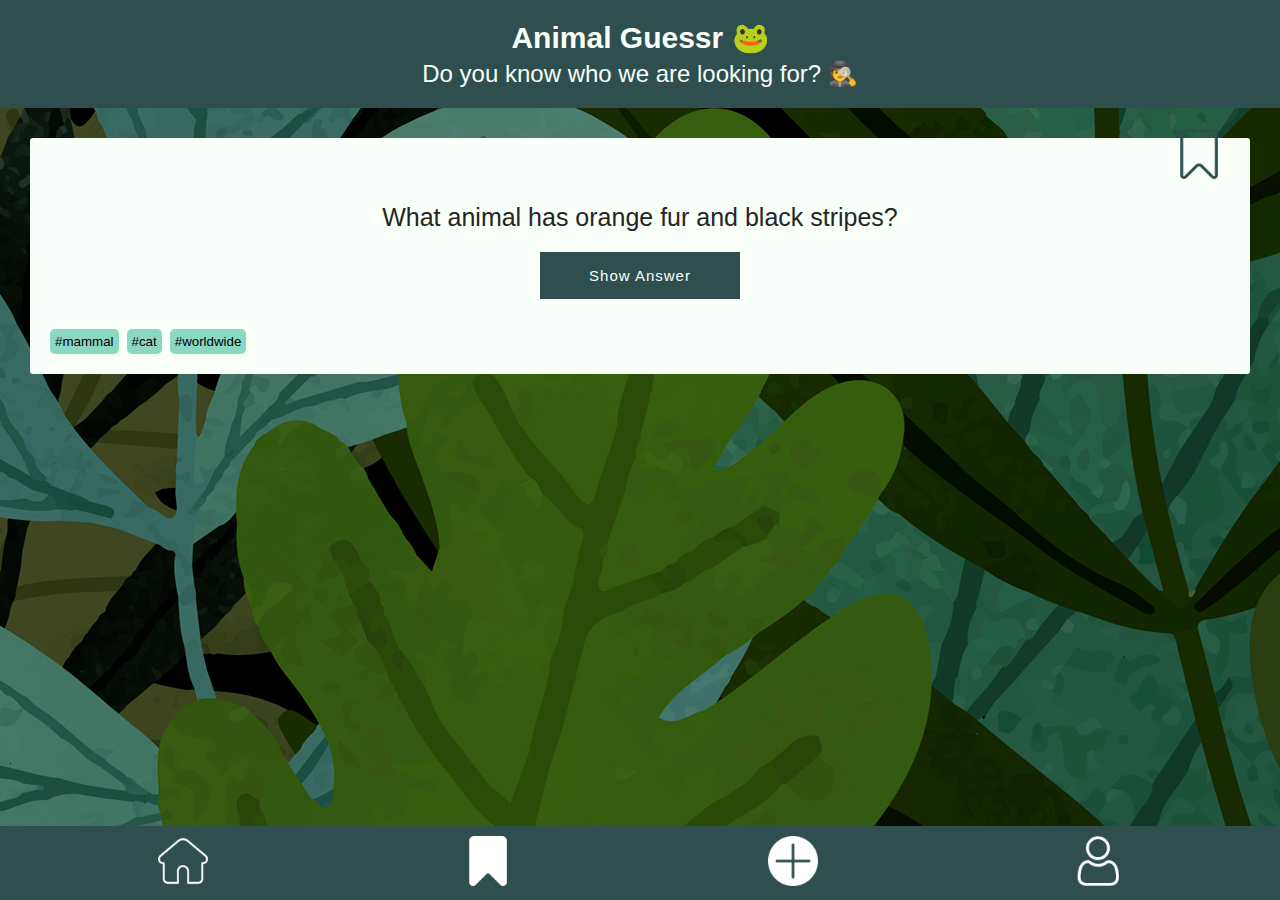
<file: index/index.html>
<!DOCTYPE html>
<html lang="en">
  <head>
    <meta charset="UTF-8" />
    <meta name="viewport" content="width=device-width, initial-scale=1.0" />
    <meta http-equiv="X-UA-Compatible" content="ie=edge" />
    <title>My Quiz App</title>
    <link rel="stylesheet" href="../global.css" />
    <script src="./index.js" type="module"></script>
  </head>
  <body>
    <header>
      <h1>Animal Guessr 🐸</h1>
      <h2>Do you know who we are looking for? 🕵️</h2>
    </header>
    <main>
      <section class="question-card">
        <button class="question-card__bookmark" aria-label="Add bookmark">
          <img
            class="question-card__bookmark-img--unsaved"
            src="../assets/boommark-unsaved.png"
            alt="Click Boomark Icon With A Green Border to add Question to Bookmarks"
            height="50px"
          />
          <img
            class="question-card__bookmark-img--saved hidden"
            src="../assets/bookmark-saved.png"
            alt="Green Bookmark - Question is bookmarked"
            height="50px"
          />
        </button>
        <h3>What animal has orange fur and black stripes?</h3>
        <button class="answer-button">Show Answer</button>
        <div class="answer-button__answer-box hidden" aria-label="Answer Box">
          The Tiger 🐯 <br />
          <span
            >Scientific name: <br />
            Panthera tigris</span
          >
        </div>
        <aside class="categories">
          <button class="tags">#mammal</button>
          <button class="tags">#cat</button>
          <button class="tags">#worldwide</button>
        </aside>
      </section>
    </main>
    <footer class="navbar">
      <a href="#" aria-label="Go to homescreen"
        ><img
          src="../assets/home-button.png"
          alt="little house icon"
          height="50px"
      /></a>
      <a href="../bookmarks.html" aria-label="Go to own bookmarks"
        ><img
          src="../assets/bookmark.png"
          alt="little bookmark icon"
          height="50px"
      /></a>
      <a href="../form.html" aria-label="Add Questions"
        ><img src="../assets/plus.png" alt="little plus icon" height="50px"
      /></a>
      <a href="../profile/profile.html" aria-label="Go to own profile"
        ><img
          src="../assets/user.png"
          alt="little icon of a person"
          height="50px"
      /></a>
    </footer>
  </body>
</html>
</file>
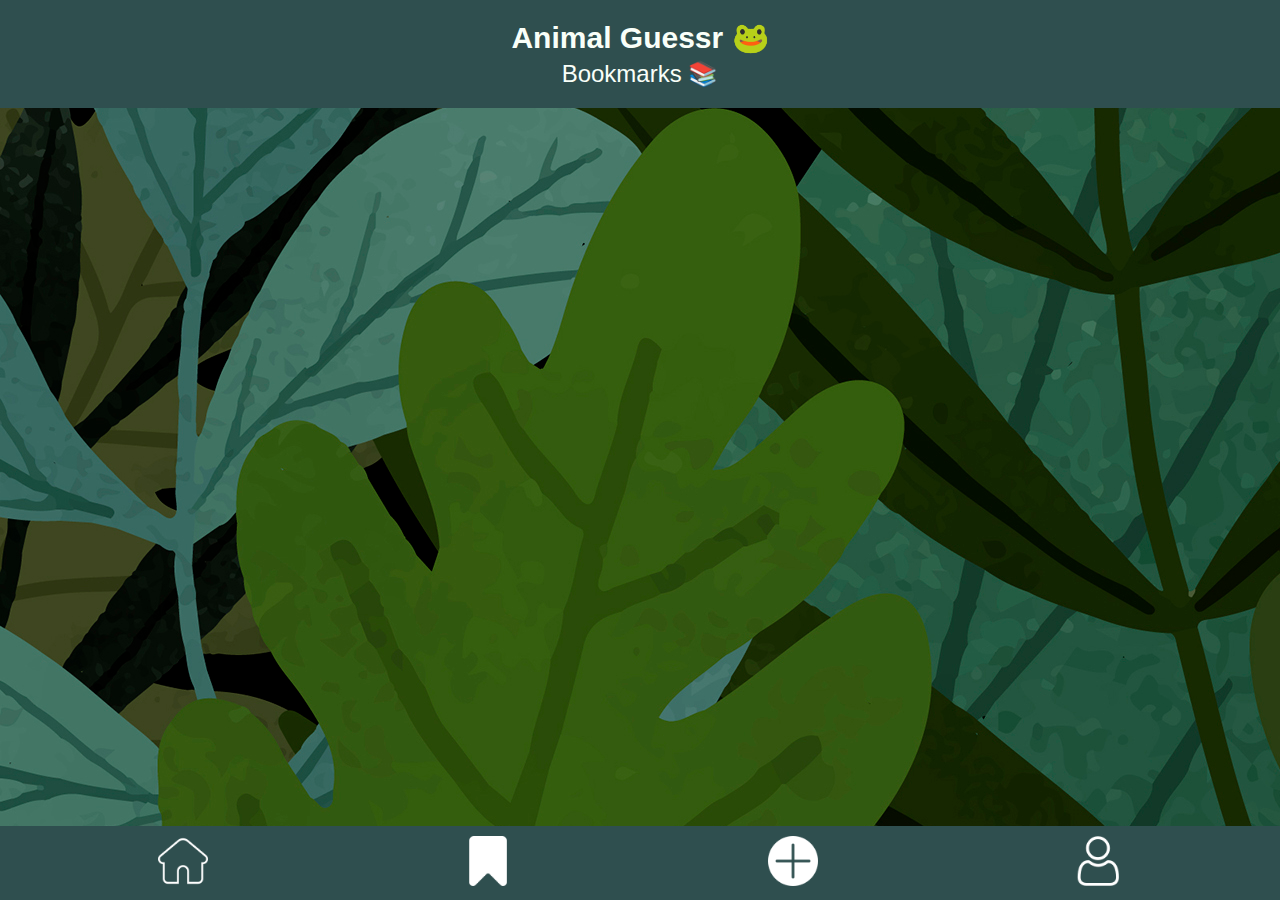
<file: bookmarks.html>
<!DOCTYPE html>
<html lang="en">
  <head>
    <meta charset="UTF-8" />
    <meta name="viewport" content="width=device-width, initial-scale=1.0" />
    <meta http-equiv="X-UA-Compatible" content="ie=edge" />
    <title>My Quiz App</title>
    <link rel="stylesheet" href="./global.css" />
  </head>
  <body>
    <header>
      <h1>Animal Guessr 🐸</h1>
      <h2>Bookmarks 📚</h2>
    </header>
    <main></main>
    <footer class="navbar">
      <a href="./index/index.html" aria-label="Go to homescreen"
        ><img
          src="../assets/home-button.png"
          alt="little house icon"
          height="50px"
      /></a>
      <a href="" aria-label="Go to own bookmarks"
        ><img
          src="../assets/bookmark.png"
          alt="little bookmark icon"
          height="50px"
      /></a>
      <a href="../form.html" aria-label="Add Questions"
        ><img src="../assets/plus.png" alt="little plus icon" height="50px"
      /></a>
      <a href="../profile/profile.html" aria-label="Go to own profile"
        ><img
          src="../assets/user.png"
          alt="little icon of a person"
          height="50px"
      /></a>
    </footer>
  </body>
</html>
</file>
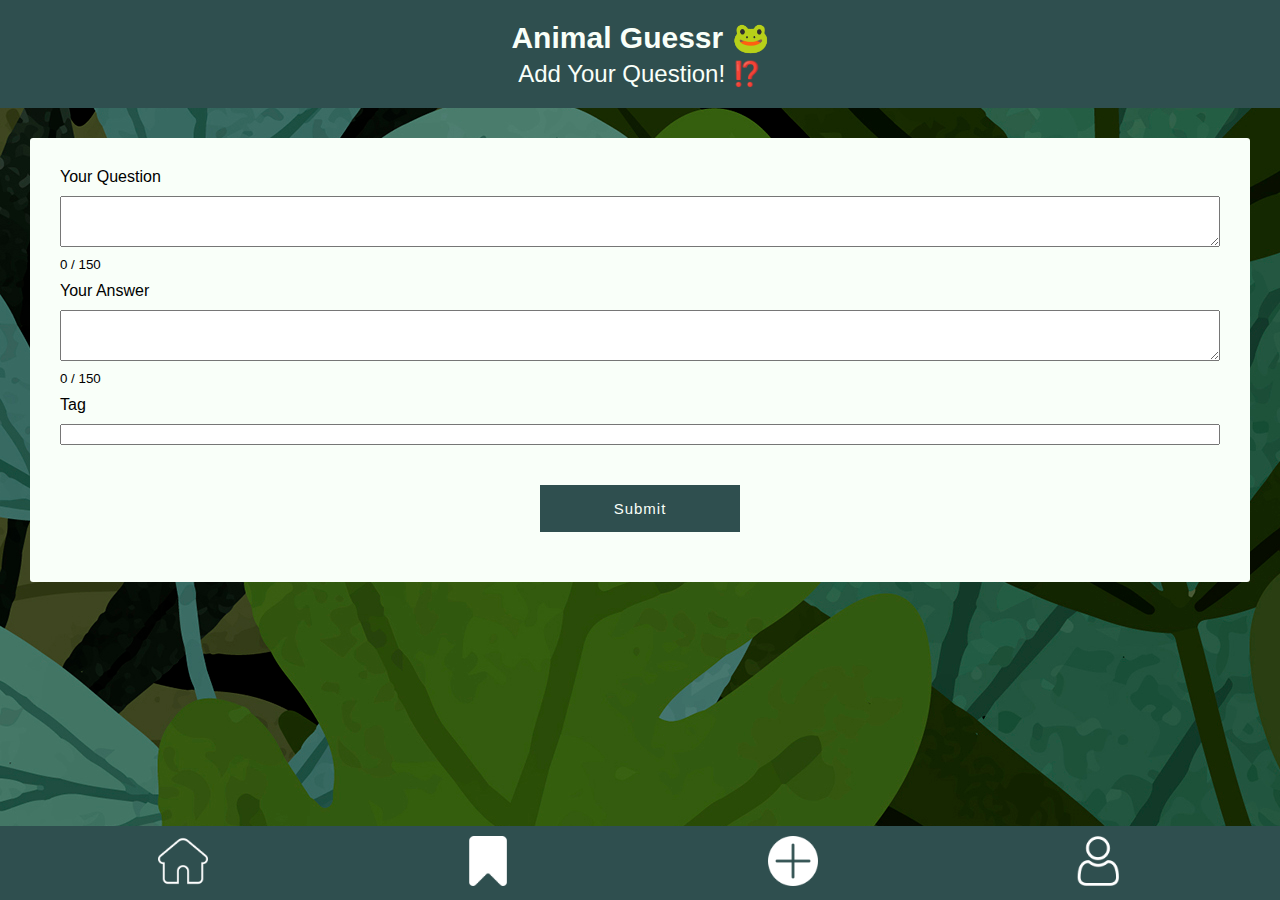
<file: form.html>
<!DOCTYPE html>
<html lang="en">
  <head>
    <meta charset="UTF-8" />
    <meta name="viewport" content="width=device-width, initial-scale=1.0" />
    <meta http-equiv="X-UA-Compatible" content="ie=edge" />
    <title>My Quiz App</title>
    <link rel="stylesheet" href="./global.css" />
    <script src="./components/form/form.js" type="module"></script>
  </head>
  <body>
    <header>
      <h1>Animal Guessr 🐸</h1>
      <h2>Add Your Question! ⁉️</h2>
    </header>
    <main>
      <form class="form" data-js="form">
        <label for="question">Your Question</label>
        <textarea
          type="text"
          name="question"
          class="input-field"
          id="question"
          maxlength="150"
          rows="3"
        ></textarea>
        <small class="form__character-count"
          ><span class="amountLeft" id="question">0</span> / 150
        </small>
        <label for="answer">Your Answer</label>
        <textarea
          type="text"
          name="answer"
          class="input-field"
          id="answer"
          maxlength="150"
          rows="3"
        ></textarea>
        <small class="form__character-count"
          ><span class="amountLeft" id="answer">0</span> / 150
        </small>

        <label for="tag">Tag</label>
        <input type="text" name="tag" id="tag" />

        <button type="submit">Submit</button>
      </form>
    </main>
    <footer class="navbar">
      <a href="./index/index.html" aria-label="Go to homescreen"
        ><img
          src="./assets/home-button.png"
          alt="little house icon"
          height="50px"
      /></a>
      <a href="./bookmarks.html" aria-label="Go to own bookmarks"
        ><img
          src="./assets/bookmark.png"
          alt="little bookmark icon"
          height="50px"
      /></a>
      <a href="#" aria-label="Add Questions"
        ><img src="./assets/plus.png" alt="little plus icon" height="50px"
      /></a>
      <a href="../profile/profile.html" aria-label="Go to own profile"
        ><img
          src="./assets/user.png"
          alt="little icon of a person"
          height="50px"
      /></a>
    </footer>
  </body>
</html>
</file>
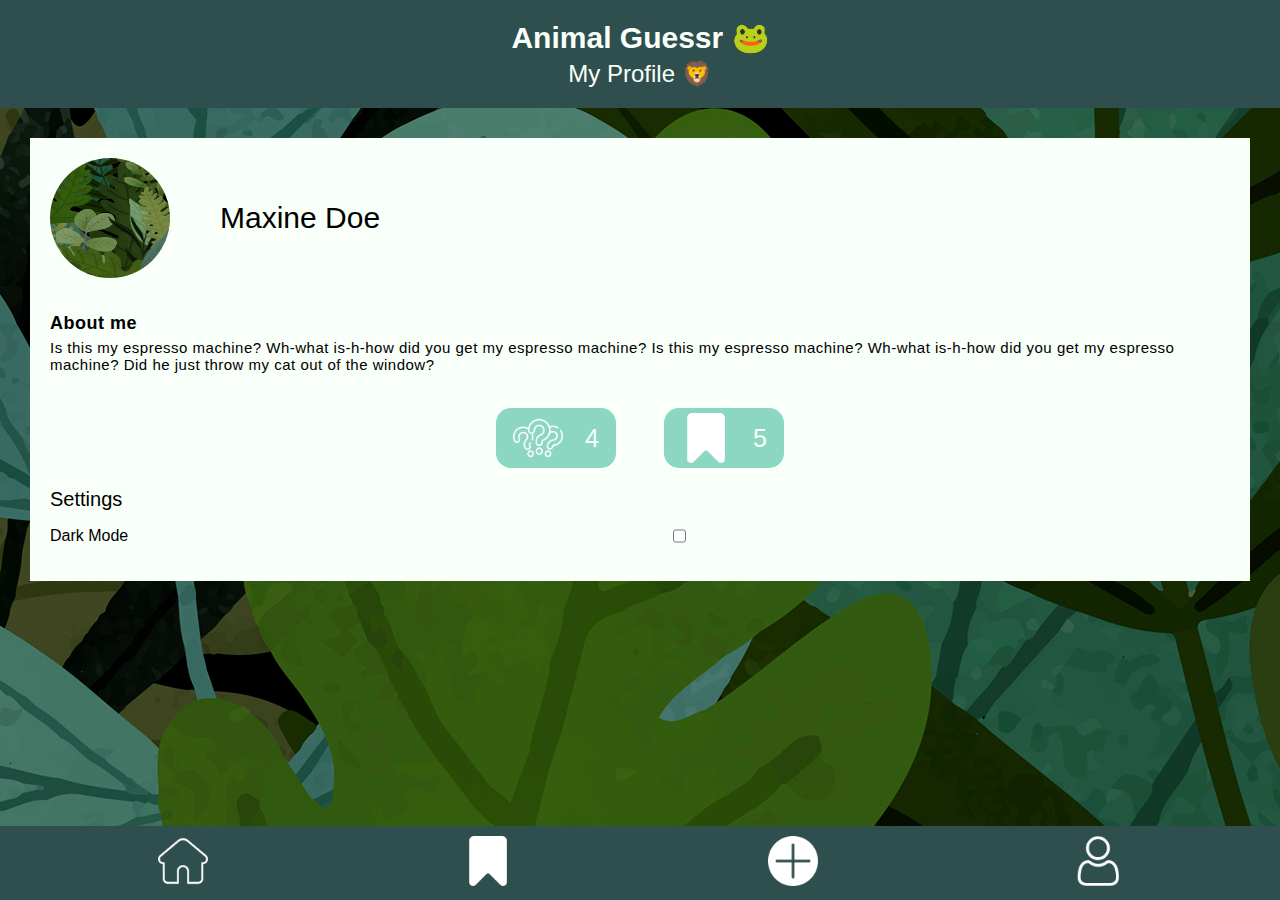
<file: profile/profile.html>
<!DOCTYPE html>
<html lang="en">
  <head>
    <meta charset="UTF-8" />
    <meta name="viewport" content="width=device-width, initial-scale=1.0" />
    <meta http-equiv="X-UA-Compatible" content="ie=edge" />
    <title>My Quiz App</title>
    <link rel="stylesheet" href="../global.css" />
  </head>
  <body>
    <header>
      <h1>Animal Guessr 🐸</h1>
      <h2>My Profile 🦁</h2>
    </header>
    <main>
      <section class="box">
        <section class="user-id">
          <img
            src="../assets/jungle.jpg"
            alt="jungle plants"
            height="120px"
            width="120px"
          />
          <h4>Maxine Doe</h4>
        </section>
        <section class="about-me">
          <h5>About me</h5>
          <p>
            Is this my espresso machine? Wh-what is-h-how did you get my
            espresso machine? Is this my espresso machine? Wh-what is-h-how did
            you get my espresso machine? Did he just throw my cat out of the
            window?
          </p>
        </section>
        <section class="personal-counter">
          <button>
            <img
              src="../assets/question-mark.png"
              alt="Number of created questions"
              height="50px"
            />
            4
          </button>
          <button>
            <img
              src="../assets/bookmark.png"
              alt="Number of created bookmarks"
              height="50px"
            />
            5
          </button>
        </section>
        <section class="settings">
          <h6>Settings</h6>
          <label class="switch">
            <p>Dark Mode</p>
            <input type="checkbox" />
            <span class="slider round"></span>
          </label>
        </section>
      </section>
    </main>
    <footer class="navbar">
      <a href="../index/index.html" aria-label="Go to homescreen"
        ><img
          src="../assets/home-button.png"
          alt="little house icon"
          height="50px"
      /></a>
      <a href="../bookmarks.html" aria-label="Go to own bookmarks"
        ><img
          src="../assets/bookmark.png"
          alt="little bookmark icon"
          height="50px"
      /></a>
      <a href="../form.html" aria-label="Add Questions"
        ><img src="../assets/plus.png" alt="little plus icon" height="50px"
      /></a>
      <a href="#" aria-label="Go to own profile"
        ><img
          src="../assets/user.png"
          alt="little icon of a person"
          height="50px"
      /></a>
    </footer>
  </body>
</html>
</file>
<file: global.css>
@import url(./components/header.css);
@import url(./components/question-card.css);
@import url(./components/button/button.css);
@import url(./components/navbar.css);
@import url(./components/form/form.css);
@import url(./profile/profile.css);

/* GLOBAL STYLING */

* {
  box-sizing: border-box;
}

:root {
  /* COLORS */
  --primary-color: #2f4f4f;
  --secondary-color: #8cd7c1;
  --tertiary-color: #64877b;
  --contrasting-color: #f9fff9;
  --font-color: #252525;
  /* FONTS */
  --main-font: "Gill Sans", "Gill Sans MT", Calibri, "Trebuchet MS", sans-serif;
}

/* BACKDROP */

body {
  margin: 0;
  background-image: url(./assets/jungle.jpg);
  background-repeat: repeat;
}

main {
  margin-bottom: 100px;
}
</file>
